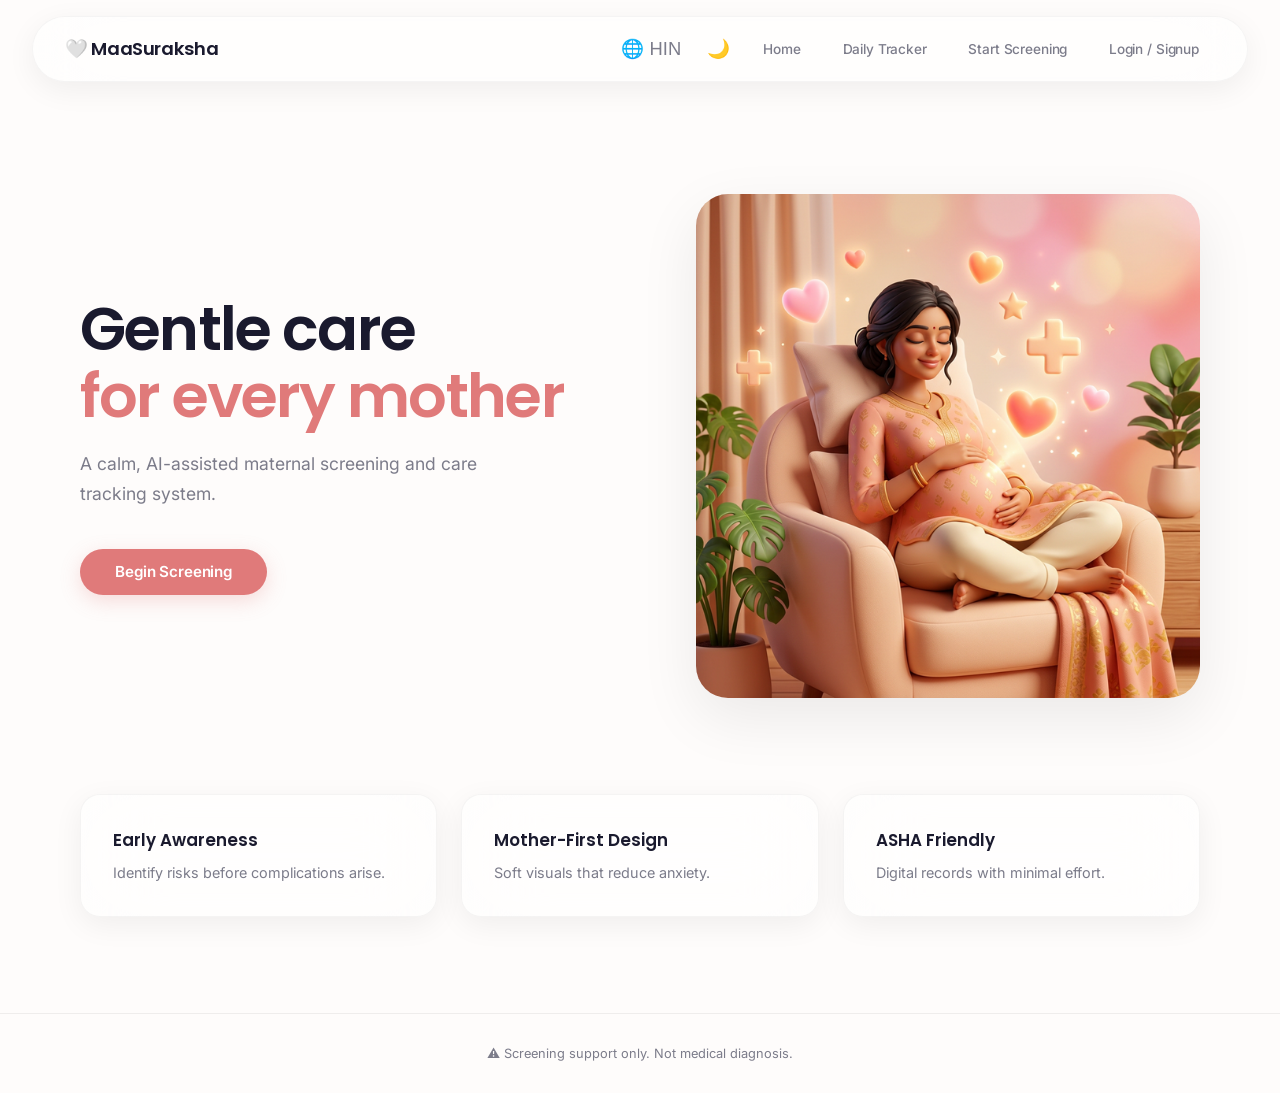
<file: index.html>
<!DOCTYPE html>
<html lang="en">

<head>
  <meta charset="UTF-8" />
  <meta name="viewport" content="width=device-width, initial-scale=1.0" />
  <title>MaaSuraksha</title>

  <link href="https://fonts.googleapis.com/css2?family=Poppins:wght@500;600&family=Inter:wght@400;500&display=swap"
    rel="stylesheet">
  <link rel="stylesheet" href="css/main.css">
  <link rel="stylesheet" href="css/animations.css">
  <script src="js/api-config.js"></script>
  <script src="js/translations.js"></script>
</head>

<body>

  <!-- LOADER -->
  <div id="loader">
    <div class="heart"></div>
    <p>Loading gentle care…</p>
  </div>

  <nav class="navbar glass fade-down">
    <div class="logo" data-i18n="nav-brand">🤍 MaaSuraksha</div>
    <div class="nav-actions">
      <button id="langToggle" class="icon-btn">🌐</button>
      <button id="themeToggle" class="icon-btn">🌙</button>
      <a href="index.html" class="nav-btn" data-i18n="nav-home">Home</a>
      <a href="tracker.html" class="nav-btn" data-i18n="nav-tracker">Daily Tracker</a>
      <a href="form.html" class="nav-btn" data-i18n="nav-screening">Start Screening</a>
    </div>
  </nav>

  <section class="hero">
    <div class="hero-text fade-up">
      <h1 data-i18n="hero-title">Gentle care<br><span>for every mother</span></h1>
      <p data-i18n="hero-desc">
        A calm, AI-assisted maternal screening and care tracking system.
      </p>
      <a href="form.html" class="primary-btn" data-i18n="hero-btn">Begin Screening</a>
    </div>

    <div class="hero-visual fade-up">
      <img src="assets/maternal_care_hero.png" alt="Maternal Care Illustration" class="hero-image float-anim">
    </div>
  </section>

  <section class="features">
    <div class="feature-card glass tilt">
      <h3 data-i18n="feat1-title">Early Awareness</h3>
      <p data-i18n="feat1-desc">Identify risks before complications arise.</p>
    </div>

    <div class="feature-card glass tilt">
      <h3 data-i18n="feat2-title">Mother-First Design</h3>
      <p data-i18n="feat2-desc">Soft visuals that reduce anxiety.</p>
    </div>

    <div class="feature-card glass tilt">
      <h3 data-i18n="feat3-title">ASHA Friendly</h3>
      <p data-i18n="feat3-desc">Digital records with minimal effort.</p>
    </div>
  </section>

  <footer>
    <p data-i18n="footer-text">⚠️ Screening support only. Not medical diagnosis.</p>
  </footer>

  <script src="js/main.js"></script>
</body>

</html>
</file>
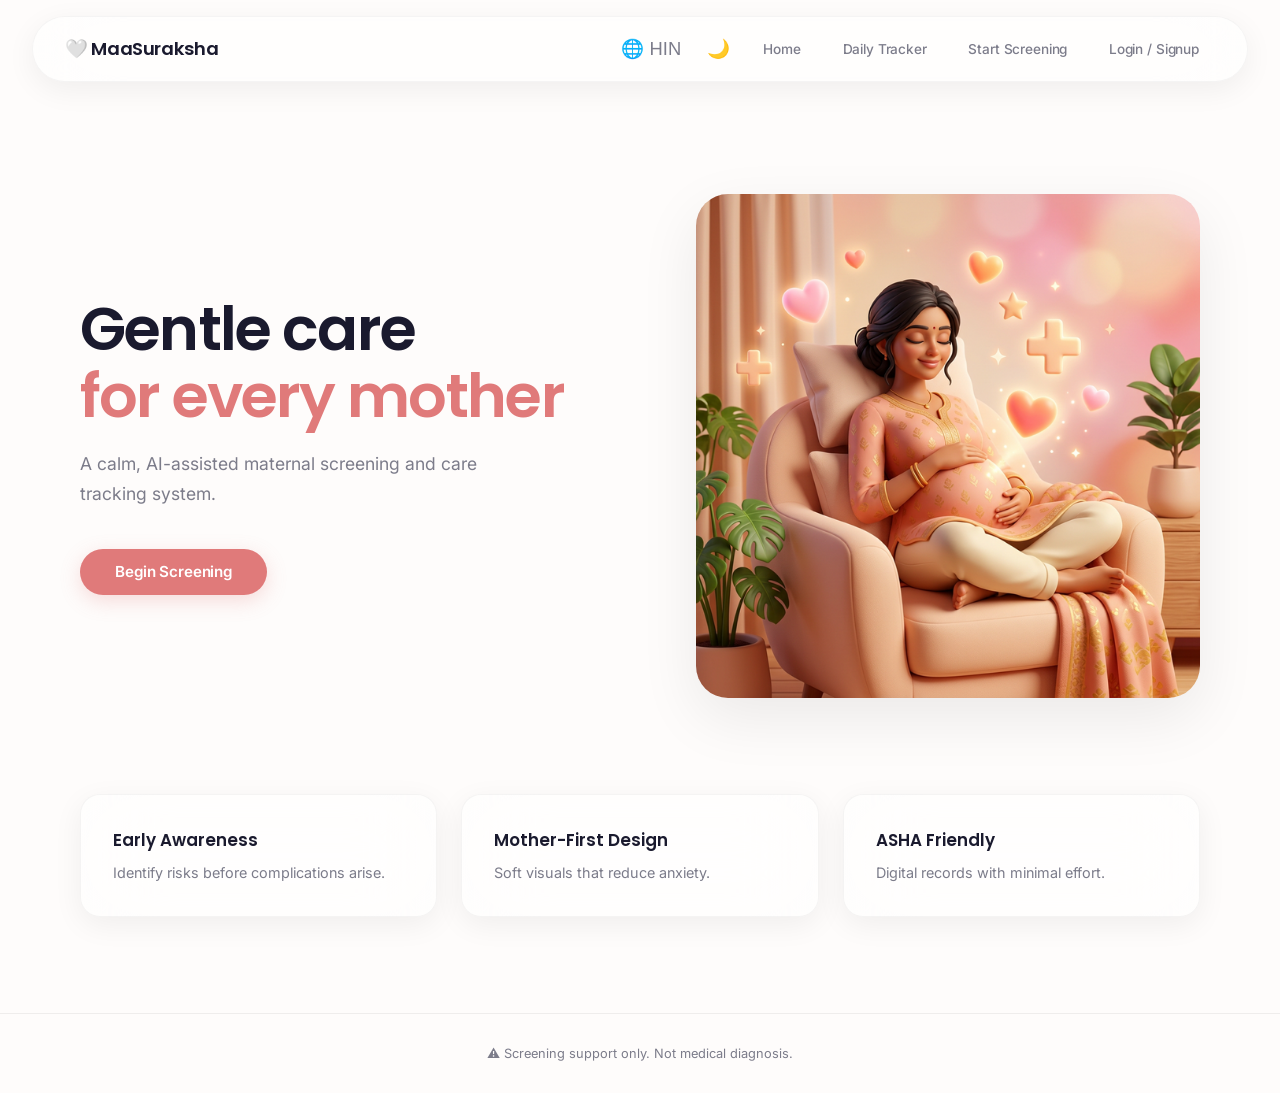
<file: dashboard.html>
<!DOCTYPE html>
<html lang="en">

<head>
  <meta charset="UTF-8" />
  <meta name="viewport" content="width=device-width, initial-scale=1.0" />
  <title>ASHA Dashboard</title>

  <link href="https://fonts.googleapis.com/css2?family=Poppins:wght@500;600&family=Inter:wght@400;500&display=swap"
    rel="stylesheet">
  <link rel="stylesheet" href="css/main.css">
  <link rel="stylesheet" href="css/animations.css">
  <script src="js/api-config.js"></script>
  <script src="js/translations.js"></script>
</head>

<body>

  <div id="loader">
    <div class="heart"></div>
    <p>Loading dashboard…</p>
  </div>

  <nav class="navbar glass fade-down">
    <div class="logo" data-i18n="nav-brand">🤍 MaaSuraksha</div>
    <div class="nav-actions">
      <button id="langToggle" class="icon-btn">🌐</button>
      <button id="themeToggle" class="icon-btn">🌙</button>
      <a href="index.html" class="nav-btn" data-i18n="nav-home">Home</a>
    </div>
  </nav>

  <section class="dashboard fade-up">
    <h2 data-i18n="dash-title">ASHA Dashboard</h2>

    <div class="dashboard-grid" id="dashboardGrid">
      <p>Loading alerts...</p>
    </div>
  </section>

  <script src="js/main.js"></script>
</body>

</html>
</file>
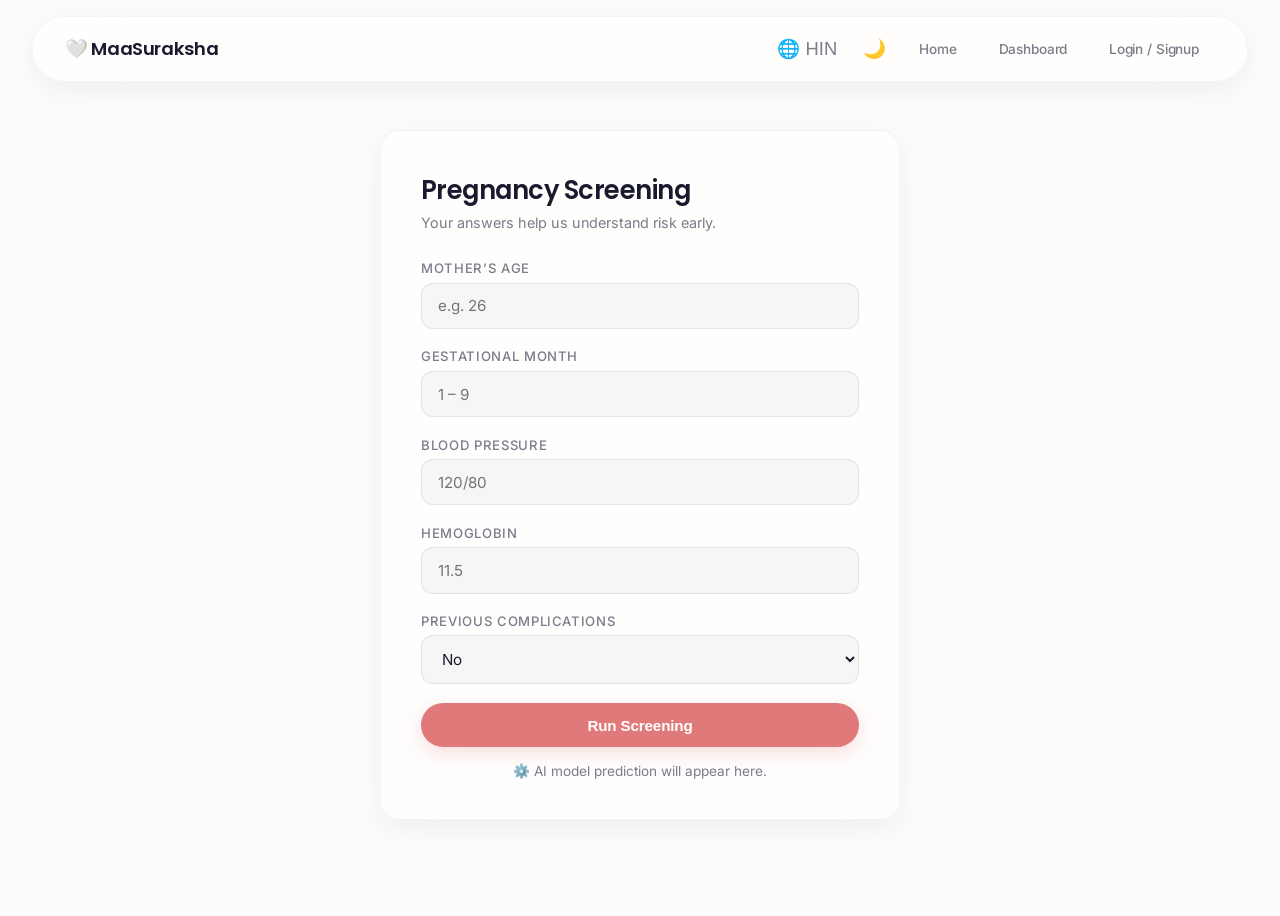
<file: form.html>
<!DOCTYPE html>
<html lang="en">

<head>
  <meta charset="UTF-8" />
  <meta name="viewport" content="width=device-width, initial-scale=1.0" />
  <title>Pregnancy Screening</title>

  <link href="https://fonts.googleapis.com/css2?family=Poppins:wght@500;600&family=Inter:wght@400;500&display=swap"
    rel="stylesheet">
  <link rel="stylesheet" href="css/main.css">
  <link rel="stylesheet" href="css/animations.css">
  <script src="js/api-config.js"></script>
  <script src="js/translations.js"></script>
</head>

<body>

  <div id="loader">
    <div class="heart"></div>
    <p>Preparing screening…</p>
  </div>

  <nav class="navbar glass fade-down">
    <div class="logo" data-i18n="nav-brand">🤍 MaaSuraksha</div>
    <div class="nav-actions">
      <button id="langToggle" class="icon-btn">🌐</button>
      <button id="themeToggle" class="icon-btn">🌙</button>
      <a href="index.html" class="nav-btn" data-i18n="nav-home">Home</a>
      <a href="dashboard.html" class="nav-btn" data-i18n="nav-dashboard">Dashboard</a>
    </div>
  </nav>

  <section class="form-wrapper glass fade-up tilt">
    <h2 data-i18n="form-title">Pregnancy Screening</h2>
    <p class="subtext" data-i18n="form-desc">Your answers help us understand risk early.</p>

    <form class="screening-form">
      <div class="field">
        <label data-i18n="label-age">Mother’s Age</label>
        <input type="number" id="ageInput" placeholder="e.g. 26" required>
      </div>

      <div class="field">
        <label data-i18n="label-month">Gestational Month</label>
        <input type="number" id="monthInput" placeholder="1 – 9" required>
      </div>

      <div class="field">
        <label data-i18n="label-bp">Blood Pressure</label>
        <input type="text" id="bpInput" placeholder="120/80" required>
      </div>

      <div class="field">
        <label data-i18n="label-hb">Hemoglobin</label>
        <input type="number" step="0.1" id="hbInput" placeholder="11.5" required>
      </div>

      <div class="field">
        <label data-i18n="label-comp">Previous Complications</label>
        <select id="compInput">
          <option data-i18n="opt-no">No</option>
          <option data-i18n="opt-yes">Yes</option>
        </select>
      </div>

      <button type="submit" class="primary-btn full" data-i18n="btn-run">Run Screening</button>
      <p id="predictionResult" class="ml-note" data-i18n="msg-ai">⚙️ AI model will be embedded here.</p>
    </form>
  </section>

  <script src="js/main.js"></script>
</body>

</html>
</file>
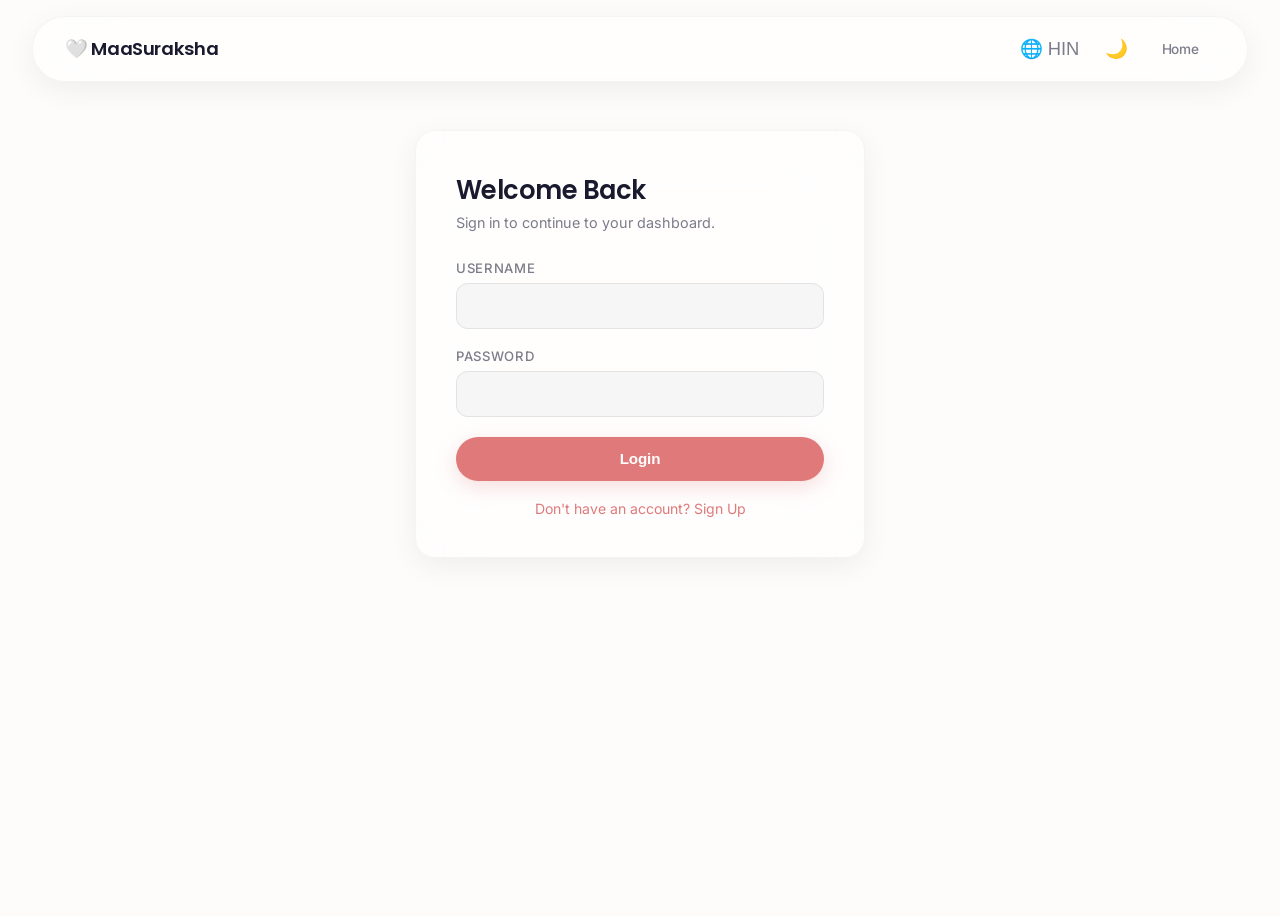
<file: login.html>
<!DOCTYPE html>
<html lang="en">

<head>
    <meta charset="UTF-8" />
    <meta name="viewport" content="width=device-width, initial-scale=1.0" />
    <title>Login / Signup</title>

    <link href="https://fonts.googleapis.com/css2?family=Poppins:wght@500;600&family=Inter:wght@400;500&display=swap"
        rel="stylesheet">
    <link rel="stylesheet" href="css/main.css">
    <link rel="stylesheet" href="css/animations.css">
    <script src="js/api-config.js"></script>
    <script src="js/translations.js"></script>
</head>

<body>

    <div id="loader">
        <div class="heart"></div>
        <p>Loading…</p>
    </div>

    <nav class="navbar glass fade-down">
        <div class="logo" data-i18n="nav-brand">🤍 MaaSuraksha</div>
        <div class="nav-actions">
            <button id="langToggle" class="icon-btn">🌐</button>
            <button id="themeToggle" class="icon-btn">🌙</button>
            <a href="index.html" class="nav-btn" data-i18n="nav-home">Home</a>
        </div>
    </nav>

    <section class="form-wrapper glass fade-up tilt" style="max-width: 450px;">
        <div id="loginFormContainer">
            <h2 data-i18n="auth-login-title">Welcome Back</h2>
            <p class="subtext" data-i18n="auth-login-desc">Sign in to continue to your dashboard.</p>

            <form class="auth-box" id="loginForm">
                <div class="field">
                    <label data-i18n="auth-username">Username</label>
                    <input type="text" id="loginUser" required>
                </div>

                <div class="field">
                    <label data-i18n="auth-password">Password</label>
                    <input type="password" id="loginPass" required>
                </div>

                <button type="submit" class="primary-btn full" data-i18n="auth-btn-login">Login</button>
                <p id="loginOutput" class="ml-note"></p>
            </form>

            <p class="auth-swap" id="switchToSignup" data-i18n="auth-swap-signup">Don't have an account? Sign Up</p>
        </div>

        <div id="signupFormContainer" style="display: none;">
            <h2 data-i18n="auth-signup-title">Create Account</h2>
            <p class="subtext" data-i18n="auth-signup-desc">Join MaaSuraksha today.</p>

            <form class="auth-box" id="signupForm">
                <div class="field">
                    <label data-i18n="auth-username">Username</label>
                    <input type="text" id="signupUser" required>
                </div>

                <div class="field">
                    <label data-i18n="auth-password">Password</label>
                    <input type="password" id="signupPass" required>
                </div>

                <div class="field">
                    <label data-i18n="auth-role">I am a...</label>
                    <select id="signupRole">
                        <option value="patient" data-i18n="auth-role-patient">Patient (Mother)</option>
                        <option value="asha" data-i18n="auth-role-asha">ASHA Worker</option>
                    </select>
                </div>

                <button type="submit" class="primary-btn full" data-i18n="auth-btn-signup">Sign Up</button>
                <p id="signupOutput" class="ml-note"></p>
            </form>

            <p class="auth-swap" id="switchToLogin" data-i18n="auth-swap-login">Already have an account? Login</p>
        </div>
    </section>

    <script src="js/main.js"></script>
</body>

</html>
</file>
<file: css/main.css>
/* ── MaaSuraksha · Minimal Cinematic Design ── */

:root {
  --bg: #fefcfb;
  --bg2: #f8f4f2;
  --glass: rgba(255, 255, 255, 0.6);
  --glass-border: rgba(0, 0, 0, 0.04);
  --text: #1a1a2e;
  --text-muted: #7c7c8a;
  --primary: #e07a7a;
  --primary-soft: #f4bcbc;
  --primary-glow: rgba(224, 122, 122, 0.25);
  --accent: #c2a0f5;
  --card-bg: rgba(255, 255, 255, 0.55);
  --input-bg: rgba(0, 0, 0, 0.03);
  --input-border: rgba(0, 0, 0, 0.08);
  --divider: rgba(0, 0, 0, 0.06);
  --shadow-sm: 0 2px 8px rgba(0, 0, 0, 0.04);
  --shadow-md: 0 8px 30px rgba(0, 0, 0, 0.06);
  --shadow-lg: 0 20px 60px rgba(0, 0, 0, 0.08);
  --radius: 20px;
  --radius-sm: 12px;
  --transition: 0.35s cubic-bezier(0.4, 0, 0.2, 1);
}

body.dark {
  --bg: #0c0c1d;
  --bg2: #121228;
  --glass: rgba(18, 18, 40, 0.7);
  --glass-border: rgba(255, 255, 255, 0.06);
  --text: #eaeaf2;
  --text-muted: #8888a0;
  --primary: #f08a8a;
  --primary-soft: #3d2020;
  --primary-glow: rgba(240, 138, 138, 0.15);
  --accent: #b48deb;
  --card-bg: rgba(18, 18, 40, 0.5);
  --input-bg: rgba(255, 255, 255, 0.05);
  --input-border: rgba(255, 255, 255, 0.08);
  --divider: rgba(255, 255, 255, 0.06);
  --shadow-sm: 0 2px 8px rgba(0, 0, 0, 0.2);
  --shadow-md: 0 8px 30px rgba(0, 0, 0, 0.3);
  --shadow-lg: 0 20px 60px rgba(0, 0, 0, 0.4);
}

/* ── Reset ── */
*,
*::before,
*::after {
  box-sizing: border-box;
  margin: 0;
  padding: 0;
}

body {
  font-family: 'Inter', sans-serif;
  background: var(--bg);
  color: var(--text);
  min-height: 100vh;
  overflow-x: hidden;
  transition: background var(--transition), color var(--transition);
}

/* ── Glass ── */
.glass {
  background: var(--glass);
  backdrop-filter: blur(40px);
  -webkit-backdrop-filter: blur(40px);
  border: 1px solid var(--glass-border);
  border-radius: var(--radius);
  box-shadow: var(--shadow-md);
  transition: background var(--transition), border var(--transition), box-shadow var(--transition);
}

/* ── Navbar ── */
.navbar {
  margin: 1rem 2rem;
  padding: 0.9rem 2rem;
  display: flex;
  justify-content: space-between;
  align-items: center;
  border-radius: 60px;
}

.logo {
  font-family: 'Poppins', sans-serif;
  font-weight: 600;
  font-size: 1.15rem;
  letter-spacing: -0.02em;
}

.nav-actions {
  display: flex;
  align-items: center;
  gap: 0.6rem;
}

.icon-btn {
  background: none;
  border: none;
  font-size: 1.15rem;
  cursor: pointer;
  padding: 0.4rem 0.5rem;
  border-radius: 10px;
  transition: background var(--transition), transform 0.2s;
  color: var(--text-muted);
}

.icon-btn:hover {
  background: var(--input-bg);
  transform: scale(1.05);
}

.nav-btn {
  text-decoration: none;
  color: var(--text-muted);
  font-size: 0.85rem;
  font-weight: 500;
  padding: 0.45rem 1rem;
  border-radius: 10px;
  transition: all var(--transition);
  letter-spacing: -0.01em;
}

.nav-btn:hover {
  color: var(--primary);
  background: var(--primary-glow);
}

/* ── Hero ── */
.hero {
  display: flex;
  align-items: center;
  justify-content: space-between;
  padding: 6rem 5rem 4rem;
  gap: 4rem;
}

.hero-text {
  max-width: 520px;
}

.hero-text h1 {
  font-family: 'Poppins', sans-serif;
  font-size: 3.8rem;
  font-weight: 600;
  line-height: 1.1;
  letter-spacing: -0.03em;
  margin-bottom: 1.2rem;
}

.hero-text h1 span {
  color: var(--primary);
}

.hero-text p {
  font-size: 1.1rem;
  color: var(--text-muted);
  line-height: 1.7;
  max-width: 420px;
  margin-bottom: 2.5rem;
}

.hero-visual {
  width: 45%;
  display: flex;
  justify-content: center;
  align-items: center;
}

.hero-image {
  max-width: 100%;
  height: auto;
  border-radius: 32px;
  box-shadow: var(--shadow-lg);
  transition: transform 0.5s ease;
}

.hero-image:hover {
  transform: scale(1.02);
}

/* ── Primary Button ── */
.primary-btn {
  background: var(--primary);
  color: #fff;
  padding: 0.85rem 2.2rem;
  border-radius: 50px;
  border: none;
  font-size: 0.95rem;
  font-weight: 600;
  cursor: pointer;
  letter-spacing: -0.01em;
  box-shadow: 0 6px 20px var(--primary-glow);
  transition: all var(--transition);
  text-decoration: none;
  display: inline-block;
  text-align: center;
}

.primary-btn:hover {
  transform: translateY(-2px);
  box-shadow: 0 10px 30px var(--primary-glow);
  filter: brightness(1.05);
}

.primary-btn.full {
  width: 100%;
}

/* ── Features ── */
.features {
  display: grid;
  grid-template-columns: repeat(3, 1fr);
  gap: 1.5rem;
  padding: 2rem 5rem 4rem;
}

.feature-card {
  padding: 2rem;
  background: var(--card-bg);
  border: 1px solid var(--glass-border);
  border-radius: var(--radius);
  transition: all var(--transition);
}

.feature-card:hover {
  transform: translateY(-4px);
  box-shadow: var(--shadow-md);
}

.feature-card h3 {
  font-family: 'Poppins', sans-serif;
  font-size: 1.05rem;
  font-weight: 600;
  margin-bottom: 0.5rem;
}

.feature-card p {
  font-size: 0.9rem;
  color: var(--text-muted);
  line-height: 1.6;
}

/* ── Forms ── */
.form-wrapper {
  max-width: 520px;
  margin: 3rem auto;
  padding: 2.5rem;
}

.form-wrapper h2 {
  font-family: 'Poppins', sans-serif;
  font-size: 1.6rem;
  font-weight: 600;
  margin-bottom: 0.3rem;
  letter-spacing: -0.02em;
}

.subtext {
  color: var(--text-muted);
  font-size: 0.9rem;
  margin-bottom: 1.8rem;
}

.field {
  margin-bottom: 1.2rem;
}

.field label {
  display: block;
  font-size: 0.82rem;
  font-weight: 500;
  color: var(--text-muted);
  margin-bottom: 0.4rem;
  text-transform: uppercase;
  letter-spacing: 0.05em;
}

input,
select {
  width: 100%;
  padding: 0.8rem 1rem;
  border-radius: var(--radius-sm);
  border: 1px solid var(--input-border);
  background: var(--input-bg);
  color: var(--text);
  font-size: 0.95rem;
  font-family: 'Inter', sans-serif;
  outline: none;
  transition: border var(--transition), box-shadow var(--transition);
}

input:focus,
select:focus {
  border-color: var(--primary);
  box-shadow: 0 0 0 3px var(--primary-glow);
}

.ml-note {
  margin-top: 1rem;
  font-size: 0.85rem;
  color: var(--text-muted);
  text-align: center;
}

/* ── Dashboard ── */
.dashboard {
  padding: 3rem 5rem;
}

.dashboard h2 {
  font-family: 'Poppins', sans-serif;
  font-size: 1.6rem;
  font-weight: 600;
  margin-bottom: 1.5rem;
  letter-spacing: -0.02em;
}

.dashboard-grid {
  display: grid;
  grid-template-columns: repeat(auto-fill, minmax(260px, 1fr));
  gap: 1.2rem;
}

.patient {
  padding: 1.5rem;
  background: var(--card-bg);
  border: 1px solid var(--glass-border);
  border-radius: var(--radius);
  transition: all var(--transition);
}

.patient:hover {
  transform: translateY(-3px);
  box-shadow: var(--shadow-md);
}

.patient h4 {
  font-family: 'Poppins', sans-serif;
  font-size: 0.95rem;
  font-weight: 600;
  margin-bottom: 0.4rem;
}

.patient p {
  font-size: 0.85rem;
  color: var(--text-muted);
  margin-bottom: 0.3rem;
}

.patient small {
  font-size: 0.75rem;
  color: var(--text-muted);
  opacity: 0.7;
}

.risk-badge {
  display: inline-block;
  padding: 0.25rem 0.8rem;
  border-radius: 20px;
  font-size: 0.78rem;
  font-weight: 600;
  margin-top: 0.3rem;
}

.low {
  border-left: 3px solid #6bcf8e;
}

.low .risk-badge {
  background: rgba(107, 207, 142, 0.12);
  color: #3da362;
}

.medium {
  border-left: 3px solid #f0b85a;
}

.medium .risk-badge {
  background: rgba(240, 184, 90, 0.12);
  color: #c48a2f;
}

.high {
  border-left: 3px solid #ef7070;
}

.high .risk-badge {
  background: rgba(239, 112, 112, 0.12);
  color: #c44040;
}

/* ── Footer ── */
footer {
  text-align: center;
  padding: 2rem;
  font-size: 0.8rem;
  color: var(--text-muted);
  border-top: 1px solid var(--divider);
  margin-top: 2rem;
}

/* ── Loader ── */
#loader {
  position: fixed;
  inset: 0;
  background: var(--bg);
  display: flex;
  flex-direction: column;
  justify-content: center;
  align-items: center;
  z-index: 9999;
}

#loader p {
  margin-top: 1.2rem;
  font-size: 0.85rem;
  color: var(--text-muted);
  letter-spacing: 0.1em;
  text-transform: uppercase;
}

/* ── Auth swap link ── */
.auth-swap {
  text-align: center;
  margin-top: 1.2rem;
  cursor: pointer;
  color: var(--primary);
  font-size: 0.88rem;
  transition: opacity 0.2s;
}

.auth-swap:hover {
  opacity: 0.7;
}

/* ── Responsive ── */
@media (max-width: 768px) {
  .hero {
    flex-direction: column;
    padding: 3rem 1.5rem;
    gap: 2rem;
  }

  .hero-text h1 {
    font-size: 2.4rem;
  }

  .hero-visual {
    width: 100%;
  }

  .features {
    grid-template-columns: 1fr;
    padding: 1.5rem;
  }

  .dashboard {
    padding: 1.5rem;
  }

  .navbar {
    margin: 0.5rem;
    padding: 0.8rem 1rem;
  }

  .form-wrapper {
    margin: 1.5rem;
    padding: 1.5rem;
  }
}
</file>
<file: css/animations.css>
/* ── Animations · Minimal Cinematic ── */

.fade-up {
  opacity: 0;
  transform: translateY(30px);
  animation: fadeUp 0.8s cubic-bezier(0.4, 0, 0.2, 1) forwards;
}

.fade-down {
  opacity: 0;
  transform: translateY(-15px);
  animation: fadeDown 0.6s cubic-bezier(0.4, 0, 0.2, 1) forwards;
}

@keyframes fadeUp {
  to {
    opacity: 1;
    transform: translateY(0);
  }
}

@keyframes fadeDown {
  to {
    opacity: 1;
    transform: translateY(0);
  }
}

/* Subtle float for hero image */
.float-anim {
  animation: gentleFloat 6s ease-in-out infinite;
}

@keyframes gentleFloat {

  0%,
  100% {
    transform: translateY(0);
  }

  50% {
    transform: translateY(-12px);
  }
}

/* ── Heart Loader ── */
.heart {
  width: 32px;
  height: 32px;
  background: var(--primary);
  transform: rotate(45deg);
  animation: heartbeat 1.4s ease-in-out infinite;
  position: relative;
}

.heart::before,
.heart::after {
  content: '';
  width: 32px;
  height: 32px;
  background: var(--primary);
  border-radius: 50%;
  position: absolute;
}

.heart::before {
  top: -16px;
  left: 0;
}

.heart::after {
  left: -16px;
  top: 0;
}

@keyframes heartbeat {
  0% {
    transform: rotate(45deg) scale(1);
    opacity: 1;
  }

  50% {
    transform: rotate(45deg) scale(1.1);
    opacity: 0.85;
  }

  100% {
    transform: rotate(45deg) scale(1);
    opacity: 1;
  }
}
</file>
